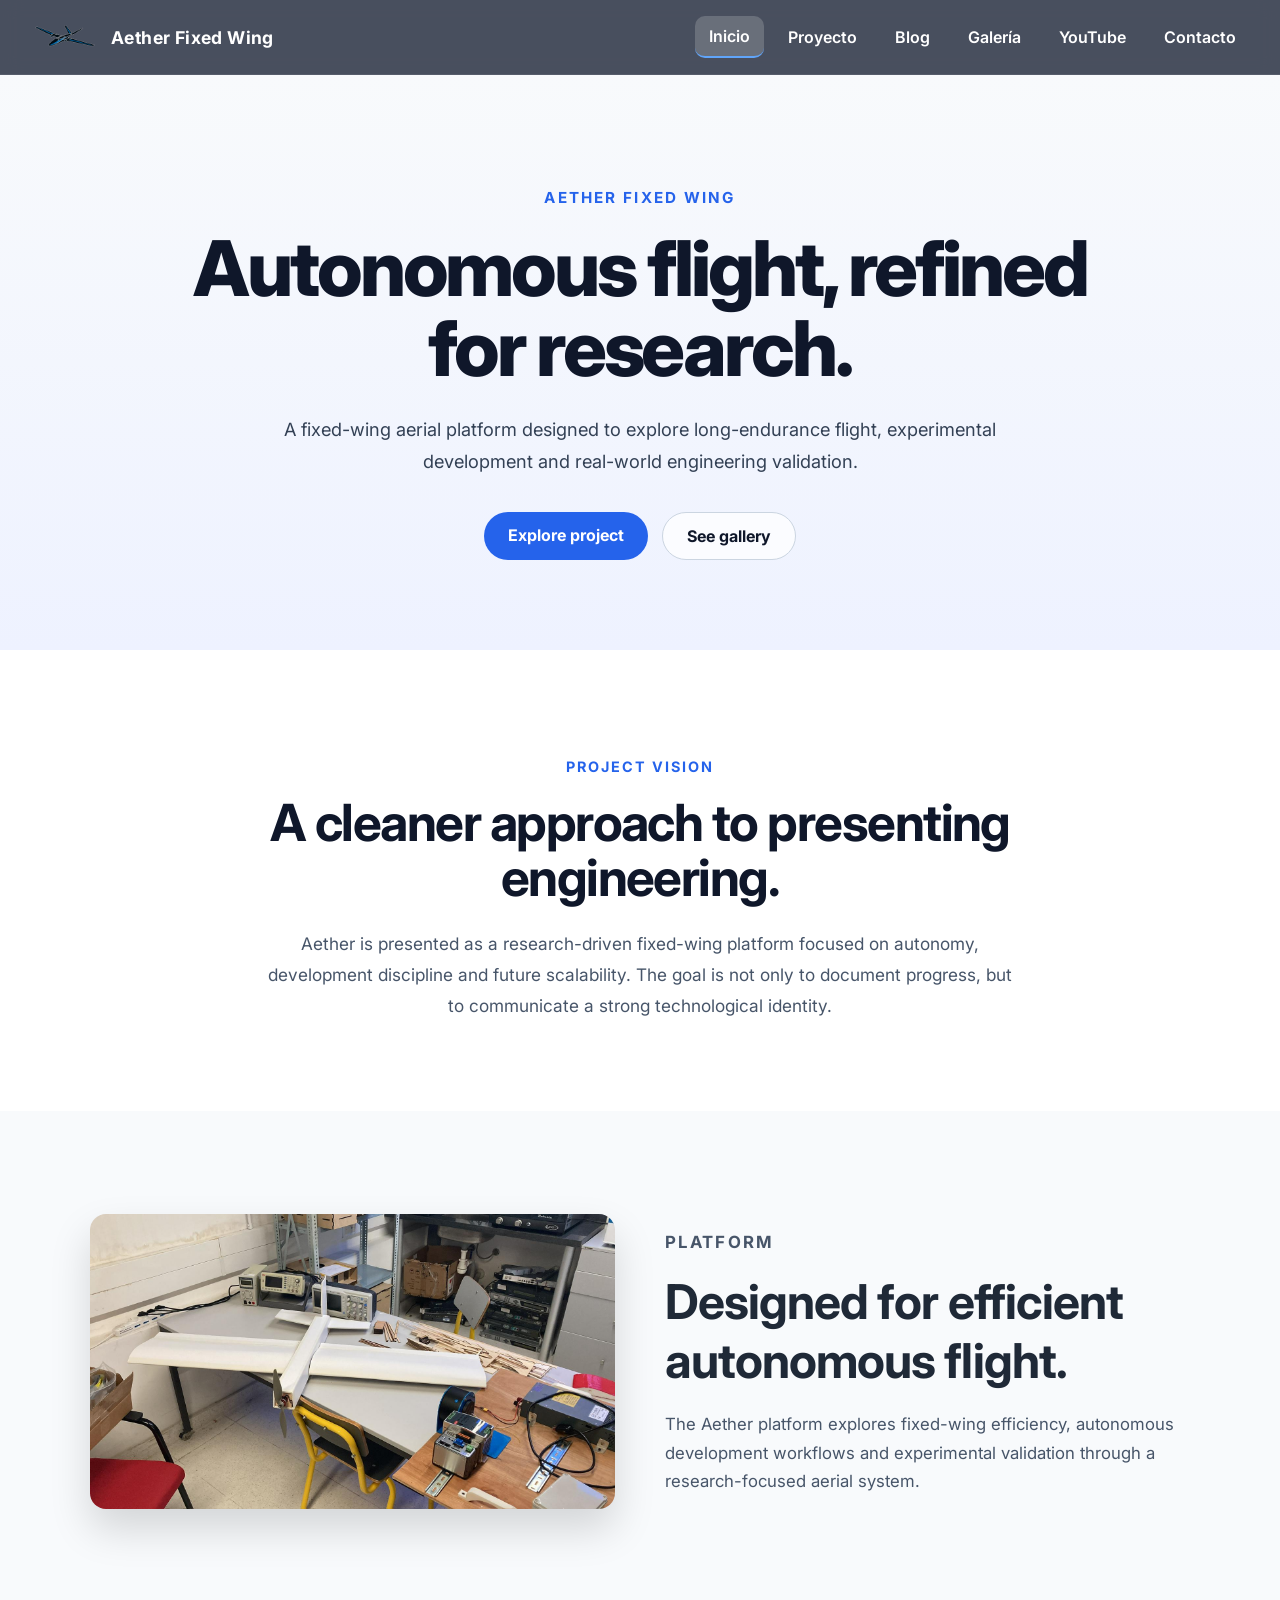
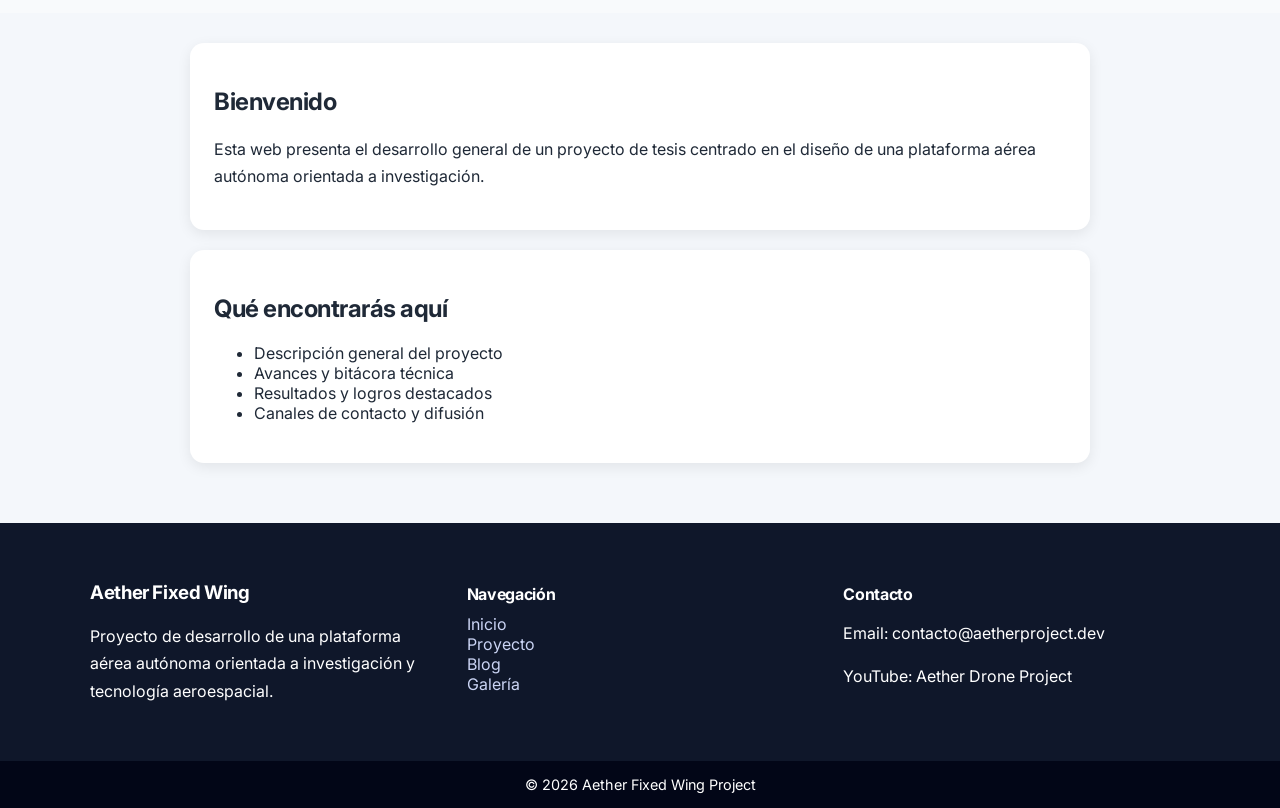
<file: index.html>
<!DOCTYPE html>
<html lang="es">
<head>
  <meta charset="UTF-8" />
  <meta name="viewport" content="width=device-width, initial-scale=1.0" />
  <title>Aether | Inicio</title>

  <link rel="preconnect" href="https://fonts.googleapis.com" />
  <link rel="preconnect" href="https://fonts.gstatic.com" crossorigin />
  <link href="https://fonts.googleapis.com/css2?family=Inter:wght@300;400;500;600;700;800&display=swap" rel="stylesheet" />

  <link rel="icon" type="image/png" href="assets/img/logo.png" />
  <link rel="stylesheet" href="assets/css/style.css" />
</head>
<body>

  <nav class="navbar">
    <a href="index.html" class="brand">
      <div class="logo">
        <img src="assets/img/logo.png" alt="Logo del proyecto" />
      </div>
      <span class="brand-name">Aether Fixed Wing</span>
    </a>

    <button class="menu-toggle" aria-label="Abrir menú">
      ☰
    </button>

    <ul class="nav-links">
      <li><a href="index.html" class="active">Inicio</a></li>
      <li><a href="proyecto.html">Proyecto</a></li>
      <li><a href="blog.html">Blog</a></li>
      <li><a href="galeria.html">Galería</a></li>
      <li><a href="youtube.html">YouTube</a></li>
      <li><a href="contacto.html">Contacto</a></li>
    </ul>
  </nav>

  <header class="hero apple-hero">
    <div class="hero-inner">
      <p class="hero-eyebrow">Aether Fixed Wing</p>

      <h1>Autonomous flight, refined for research.</h1>

      <p class="hero-subtext">
        A fixed-wing aerial platform designed to explore long-endurance flight,
        experimental development and real-world engineering validation.
      </p>

      <div class="hero-buttons">
        <a href="proyecto.html" class="boton">Explore project</a>
        <a href="galeria.html" class="boton-outline">See gallery</a>
      </div>
    </div>
  </header>

  <section class="product-highlight">
    <div class="product-highlight-inner">
      <p class="section-label">Project vision</p>
      <h2>A cleaner approach to presenting engineering.</h2>
      <p class="section-description">
        Aether is presented as a research-driven fixed-wing platform focused on
        autonomy, development discipline and future scalability. The goal is not
        only to document progress, but to communicate a strong technological identity.
      </p>
    </div>
  </section>

  <section class="drone-showcase">
    <div class="drone-showcase-inner">
      <img src="assets/img/drone1.jpeg" alt="Aether drone prototype" class="drone-image" />

      <div class="drone-text">
        <p class="section-label">Platform</p>

        <h2>Designed for efficient autonomous flight.</h2>

        <p>
          The Aether platform explores fixed-wing efficiency, autonomous
          development workflows and experimental validation through
          a research-focused aerial system.
        </p>
      </div>
    </div>
  </section>

  <main>
    <section class="card">
      <h2>Bienvenido</h2>
      <p>
        Esta web presenta el desarrollo general de un proyecto de tesis centrado
        en el diseño de una plataforma aérea autónoma orientada a investigación.
      </p>
    </section>

    <section class="card">
      <h2>Qué encontrarás aquí</h2>
      <ul>
        <li>Descripción general del proyecto</li>
        <li>Avances y bitácora técnica</li>
        <li>Resultados y logros destacados</li>
        <li>Canales de contacto y difusión</li>
      </ul>
    </section>
  </main>

  <footer class="footer">
    <div class="footer-container">
      <div class="footer-brand">
        <h3>Aether Fixed Wing</h3>
        <p>
          Proyecto de desarrollo de una plataforma aérea autónoma
          orientada a investigación y tecnología aeroespacial.
        </p>
      </div>

      <div class="footer-links">
        <h4>Navegación</h4>
        <ul>
          <li><a href="index.html">Inicio</a></li>
          <li><a href="proyecto.html">Proyecto</a></li>
          <li><a href="blog.html">Blog</a></li>
          <li><a href="galeria.html">Galería</a></li>
        </ul>
      </div>

      <div class="footer-contact">
        <h4>Contacto</h4>
        <p>Email: contacto@aetherproject.dev</p>
        <p>YouTube: Aether Drone Project</p>
      </div>
    </div>

    <div class="footer-bottom">
      © 2026 Aether Fixed Wing Project
    </div>
  </footer>

  <script src="assets/js/script.js"></script>
</body>
</html>
</file>
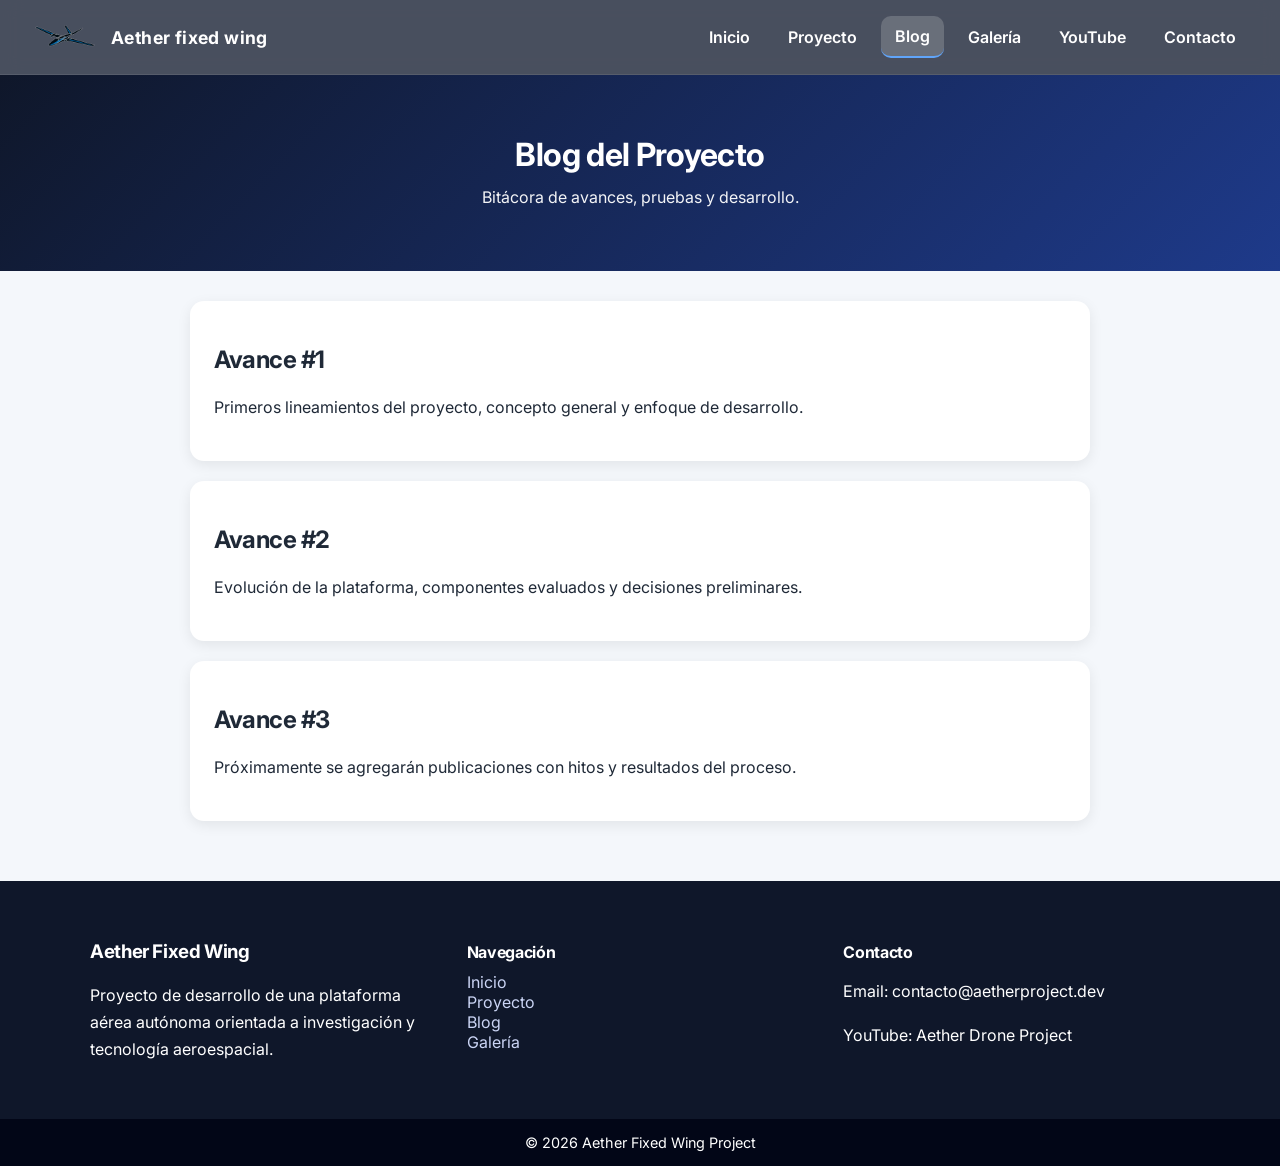
<file: blog.html>
<!DOCTYPE html>
<html lang="es">
<head>
  <meta charset="UTF-8" />
  <meta name="viewport" content="width=device-width, initial-scale=1.0" />
  <title>Aether | Blog</title>

  <link rel="preconnect" href="https://fonts.googleapis.com" />
<link rel="preconnect" href="https://fonts.gstatic.com" crossorigin />
<link href="https://fonts.googleapis.com/css2?family=Inter:wght@300;400;500;600;700;800&display=swap" rel="stylesheet" />

  <link rel="icon" type="image/png" href="assets/img/logo.png" />
  
  <link rel="stylesheet" href="assets/css/style.css" />
</head>
<body>

  <nav class="navbar">
    <a href="index.html" class="brand">
      <div class="logo">
        <img src="assets/img/logo.png" alt="Logo del proyecto" />
      </div>
      <span class="brand-name">Aether fixed wing</span>
    </a>

    <button class="menu-toggle" aria-label="Abrir menú">
  ☰
</button>
    
    <ul class="nav-links">
  <li><a href="index.html">Inicio</a></li>
  <li><a href="proyecto.html">Proyecto</a></li>
  <li><a href="blog.html" class="active">Blog</a></li>
  <li><a href="galeria.html">Galería</a></li>
  <li><a href="youtube.html">YouTube</a></li>
  <li><a href="contacto.html">Contacto</a></li>
</ul>
  </nav>

  <header class="page-header">
    <h1>Blog del Proyecto</h1>
    <p>Bitácora de avances, pruebas y desarrollo.</p>
  </header>

  <main>
    <section class="card">
      <h2>Avance #1</h2>
      <p>
        Primeros lineamientos del proyecto, concepto general y enfoque de desarrollo.
      </p>
    </section>

    <section class="card">
      <h2>Avance #2</h2>
      <p>
        Evolución de la plataforma, componentes evaluados y decisiones preliminares.
      </p>
    </section>

    <section class="card">
      <h2>Avance #3</h2>
      <p>
        Próximamente se agregarán publicaciones con hitos y resultados del proceso.
      </p>
    </section>
  </main>
<footer class="footer">
  <div class="footer-container">

    <div class="footer-brand">
      <h3>Aether Fixed Wing</h3>
      <p>
        Proyecto de desarrollo de una plataforma aérea autónoma
        orientada a investigación y tecnología aeroespacial.
      </p>
    </div>

    <div class="footer-links">
      <h4>Navegación</h4>
      <ul>
        <li><a href="index.html">Inicio</a></li>
        <li><a href="proyecto.html">Proyecto</a></li>
        <li><a href="blog.html">Blog</a></li>
        <li><a href="galeria.html">Galería</a></li>
      </ul>
    </div>

    <div class="footer-contact">
      <h4>Contacto</h4>
      <p>Email: contacto@aetherproject.dev</p>
      <p>YouTube: Aether Drone Project</p>
    </div>

  </div>

  <div class="footer-bottom">
    © 2026 Aether Fixed Wing Project
  </div>
</footer>

  <script src="assets/js/script.js"></script>
  
</body>
</html>
</file>
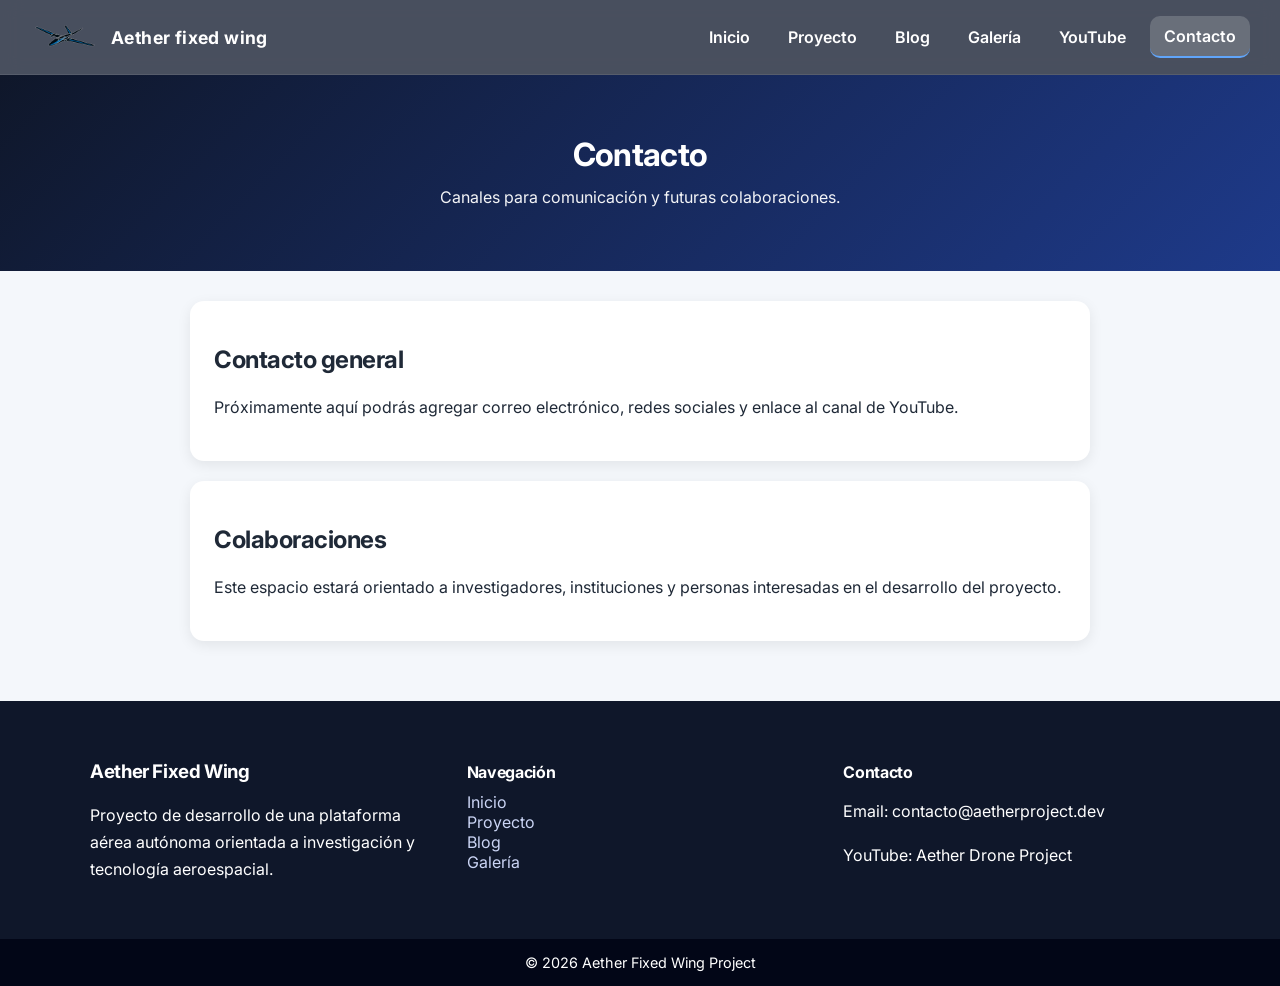
<file: contacto.html>
<!DOCTYPE html>
<html lang="es">
<head>
  <meta charset="UTF-8" />
  <meta name="viewport" content="width=device-width, initial-scale=1.0" />
  <title>Aether | Contacto</title>

  <link rel="preconnect" href="https://fonts.googleapis.com" />
<link rel="preconnect" href="https://fonts.gstatic.com" crossorigin />
<link href="https://fonts.googleapis.com/css2?family=Inter:wght@300;400;500;600;700;800&display=swap" rel="stylesheet" />

  <link rel="icon" type="image/png" href="assets/img/logo.png" />
  
  <link rel="stylesheet" href="assets/css/style.css" />
</head>
<body>

  <nav class="navbar">
    <a href="index.html" class="brand">
      <div class="logo">
       <img src="assets/img/logo.png" alt="Logo del proyecto" />
      </div>
      <span class="brand-name">Aether fixed wing</span>
    </a>

    <button class="menu-toggle" aria-label="Abrir menú">
  ☰
</button>
    
    <ul class="nav-links">
  <li><a href="index.html">Inicio</a></li>
  <li><a href="proyecto.html">Proyecto</a></li>
  <li><a href="blog.html">Blog</a></li>
  <li><a href="galeria.html">Galería</a></li>
  <li><a href="youtube.html">YouTube</a></li>
  <li><a href="contacto.html" class="active">Contacto</a></li>
</ul>
  </nav>

  <header class="page-header">
    <h1>Contacto</h1>
    <p>Canales para comunicación y futuras colaboraciones.</p>
  </header>

  <main>
    <section class="card">
      <h2>Contacto general</h2>
      <p>
        Próximamente aquí podrás agregar correo electrónico, redes sociales
        y enlace al canal de YouTube.
      </p>
    </section>

    <section class="card">
      <h2>Colaboraciones</h2>
      <p>
        Este espacio estará orientado a investigadores, instituciones y personas
        interesadas en el desarrollo del proyecto.
      </p>
    </section>
  </main>
<footer class="footer">
  <div class="footer-container">

    <div class="footer-brand">
      <h3>Aether Fixed Wing</h3>
      <p>
        Proyecto de desarrollo de una plataforma aérea autónoma
        orientada a investigación y tecnología aeroespacial.
      </p>
    </div>

    <div class="footer-links">
      <h4>Navegación</h4>
      <ul>
        <li><a href="index.html">Inicio</a></li>
        <li><a href="proyecto.html">Proyecto</a></li>
        <li><a href="blog.html">Blog</a></li>
        <li><a href="galeria.html">Galería</a></li>
      </ul>
    </div>

    <div class="footer-contact">
      <h4>Contacto</h4>
      <p>Email: contacto@aetherproject.dev</p>
      <p>YouTube: Aether Drone Project</p>
    </div>

  </div>

  <div class="footer-bottom">
    © 2026 Aether Fixed Wing Project
  </div>
</footer>

  <script src="assets/js/script.js"></script>
  
</body>
</html>
</file>
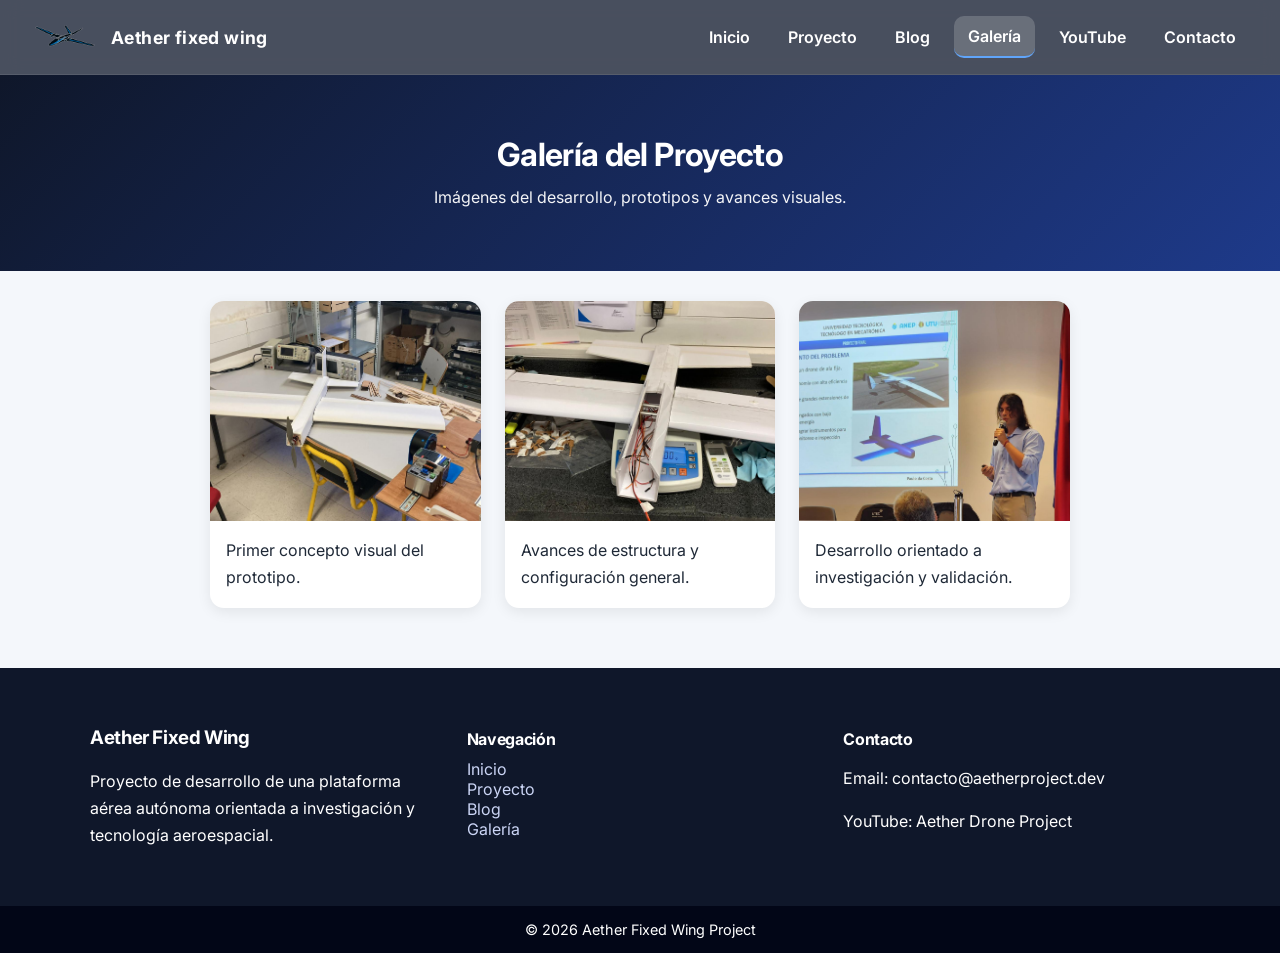
<file: galeria.html>
<!DOCTYPE html>
<html lang="es">
<head>
  <meta charset="UTF-8" />
  <meta name="viewport" content="width=device-width, initial-scale=1.0" />
  <title>Aether fixed wing | Galería</title>

  <link rel="preconnect" href="https://fonts.googleapis.com" />
<link rel="preconnect" href="https://fonts.gstatic.com" crossorigin />
<link href="https://fonts.googleapis.com/css2?family=Inter:wght@300;400;500;600;700;800&display=swap" rel="stylesheet" />

  <link rel="icon" type="image/png" href="assets/img/logo.png" />
  
  <link rel="stylesheet" href="assets/css/style.css" />
</head>
<body>

  <nav class="navbar">
    <a href="index.html" class="brand">
      <div class="logo">
        <img src="assets/img/logo.png" alt="Logo del proyecto" />
      </div>
      <span class="brand-name">Aether fixed wing</span>
    </a>

    <button class="menu-toggle" aria-label="Abrir menú">
  ☰
</button>
    
    <ul class="nav-links">
      <li><a href="index.html">Inicio</a></li>
      <li><a href="proyecto.html">Proyecto</a></li>
      <li><a href="blog.html">Blog</a></li>
      <li><a href="galeria.html" class="active">Galería</a></li>
      <li><a href="youtube.html">YouTube</a></li>
      <li><a href="contacto.html">Contacto</a></li>
    </ul>
  </nav>

  <header class="page-header">
    <h1>Galería del Proyecto</h1>
    <p>Imágenes del desarrollo, prototipos y avances visuales.</p>
  </header>

  <main>
    <section class="gallery-grid">
      <div class="gallery-item">
        <img src="assets/img/drone1.jpeg" alt="Vista del prototipo 1" />
        <p>Primer concepto visual del prototipo.</p>
      </div>

      <div class="gallery-item">
        <img src="assets/img/drone2.jpeg" alt="Vista del prototipo 2" />
        <p>Avances de estructura y configuración general.</p>
      </div>

      <div class="gallery-item">
        <img src="assets/img/drone3.jpeg" alt="Vista del prototipo 3" />
        <p>Desarrollo orientado a investigación y validación.</p>
      </div>
    </section>
  </main>
<footer class="footer">
  <div class="footer-container">

    <div class="footer-brand">
      <h3>Aether Fixed Wing</h3>
      <p>
        Proyecto de desarrollo de una plataforma aérea autónoma
        orientada a investigación y tecnología aeroespacial.
      </p>
    </div>

    <div class="footer-links">
      <h4>Navegación</h4>
      <ul>
        <li><a href="index.html">Inicio</a></li>
        <li><a href="proyecto.html">Proyecto</a></li>
        <li><a href="blog.html">Blog</a></li>
        <li><a href="galeria.html">Galería</a></li>
      </ul>
    </div>

    <div class="footer-contact">
      <h4>Contacto</h4>
      <p>Email: contacto@aetherproject.dev</p>
      <p>YouTube: Aether Drone Project</p>
    </div>

  </div>

  <div class="footer-bottom">
    © 2026 Aether Fixed Wing Project
  </div>
</footer>

  <script src="assets/js/script.js"></script>
  
</body>
</html>
</file>
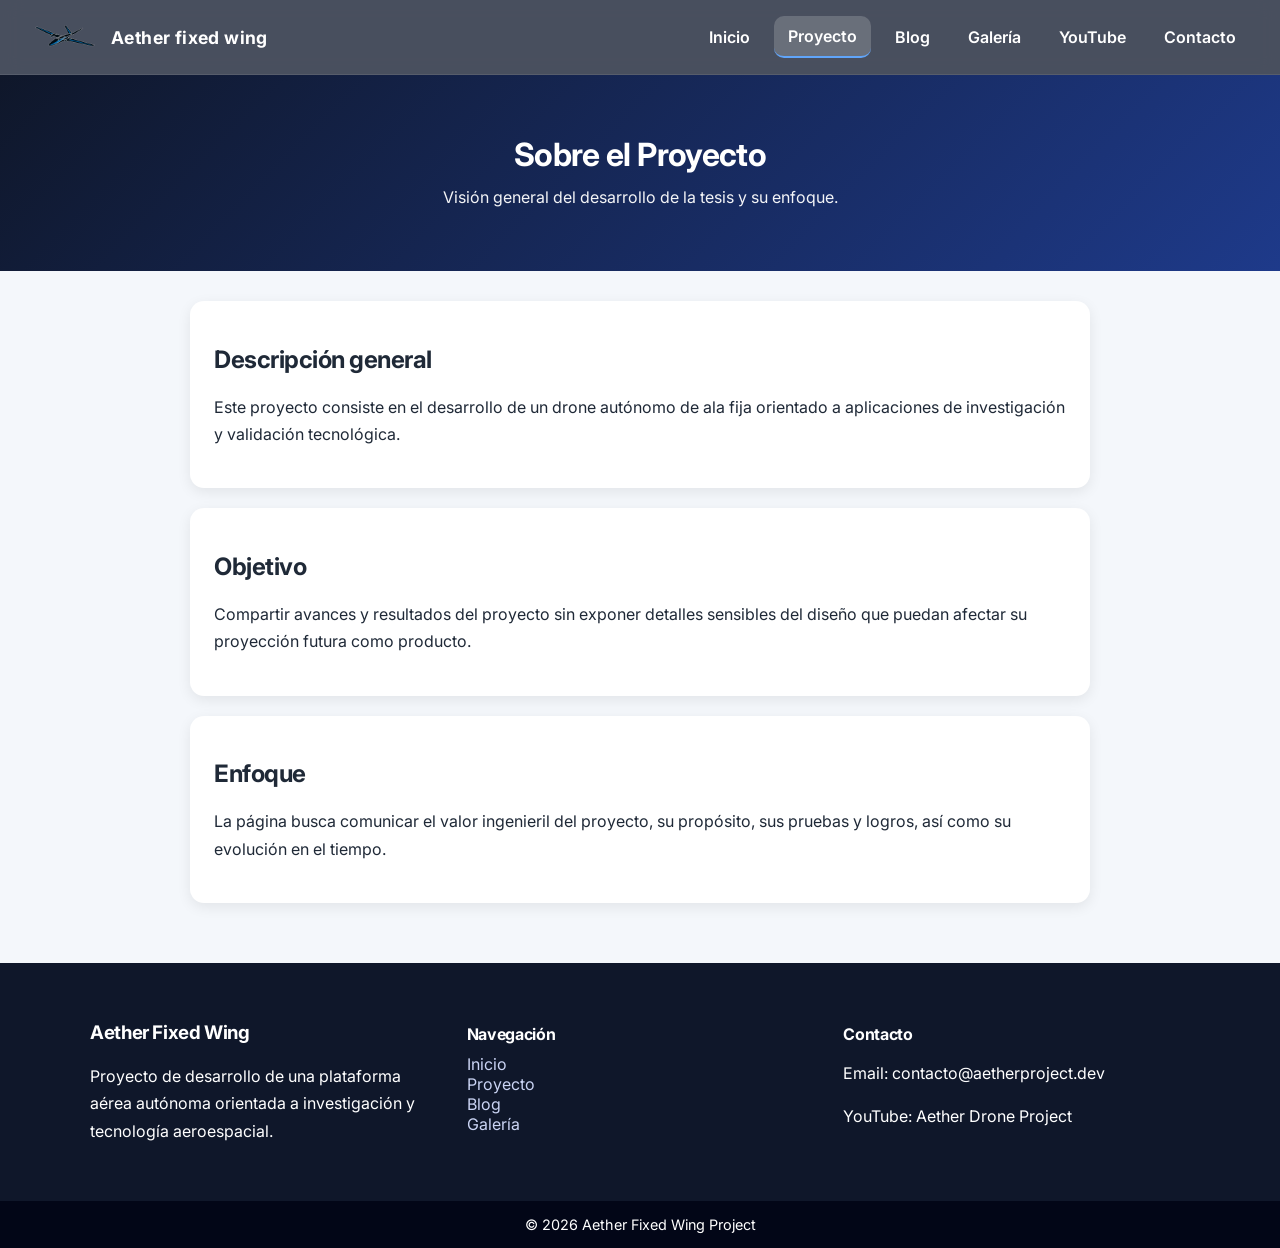
<file: proyecto.html>
<!DOCTYPE html>
<html lang="es">
<head>
  <meta charset="UTF-8" />
  <meta name="viewport" content="width=device-width, initial-scale=1.0" />
  <title>Aether | Proyecto</title>

  <link rel="preconnect" href="https://fonts.googleapis.com" />
<link rel="preconnect" href="https://fonts.gstatic.com" crossorigin />
<link href="https://fonts.googleapis.com/css2?family=Inter:wght@300;400;500;600;700;800&display=swap" rel="stylesheet" />

  <link rel="icon" type="image/png" href="assets/img/logo.png" />
  
  <link rel="stylesheet" href="assets/css/style.css" />
</head>
<body>

  <nav class="navbar">
    <a href="index.html" class="brand">
      <div class="logo">
        <img src="assets/img/logo.png" alt="Logo del proyecto" />
      </div>
      <span class="brand-name">Aether fixed wing</span>
    </a>

    <button class="menu-toggle" aria-label="Abrir menú">
  ☰
</button>

    <ul class="nav-links">
  <li><a href="index.html">Inicio</a></li>
  <li><a href="proyecto.html" class="active">Proyecto</a></li>
  <li><a href="blog.html">Blog</a></li>
  <li><a href="galeria.html">Galería</a></li>
  <li><a href="youtube.html">YouTube</a></li>
  <li><a href="contacto.html">Contacto</a></li>
</ul>
  </nav>

  <header class="page-header">
    <h1>Sobre el Proyecto</h1>
    <p>Visión general del desarrollo de la tesis y su enfoque.</p>
  </header>

  <main>
    <section class="card">
      <h2>Descripción general</h2>
      <p>
        Este proyecto consiste en el desarrollo de un drone autónomo de ala fija
        orientado a aplicaciones de investigación y validación tecnológica.
      </p>
    </section>

    <section class="card">
      <h2>Objetivo</h2>
      <p>
        Compartir avances y resultados del proyecto sin exponer detalles sensibles
        del diseño que puedan afectar su proyección futura como producto.
      </p>
    </section>

    <section class="card">
      <h2>Enfoque</h2>
      <p>
        La página busca comunicar el valor ingenieril del proyecto, su propósito,
        sus pruebas y logros, así como su evolución en el tiempo.
      </p>
    </section>
  </main>
<footer class="footer">
  <div class="footer-container">

    <div class="footer-brand">
      <h3>Aether Fixed Wing</h3>
      <p>
        Proyecto de desarrollo de una plataforma aérea autónoma
        orientada a investigación y tecnología aeroespacial.
      </p>
    </div>

    <div class="footer-links">
      <h4>Navegación</h4>
      <ul>
        <li><a href="index.html">Inicio</a></li>
        <li><a href="proyecto.html">Proyecto</a></li>
        <li><a href="blog.html">Blog</a></li>
        <li><a href="galeria.html">Galería</a></li>
      </ul>
    </div>

    <div class="footer-contact">
      <h4>Contacto</h4>
      <p>Email: contacto@aetherproject.dev</p>
      <p>YouTube: Aether Drone Project</p>
    </div>

  </div>

  <div class="footer-bottom">
    © 2026 Aether Fixed Wing Project
  </div>
</footer>

  <script src="assets/js/script.js"></script>
  
</body>
</html>
</file>
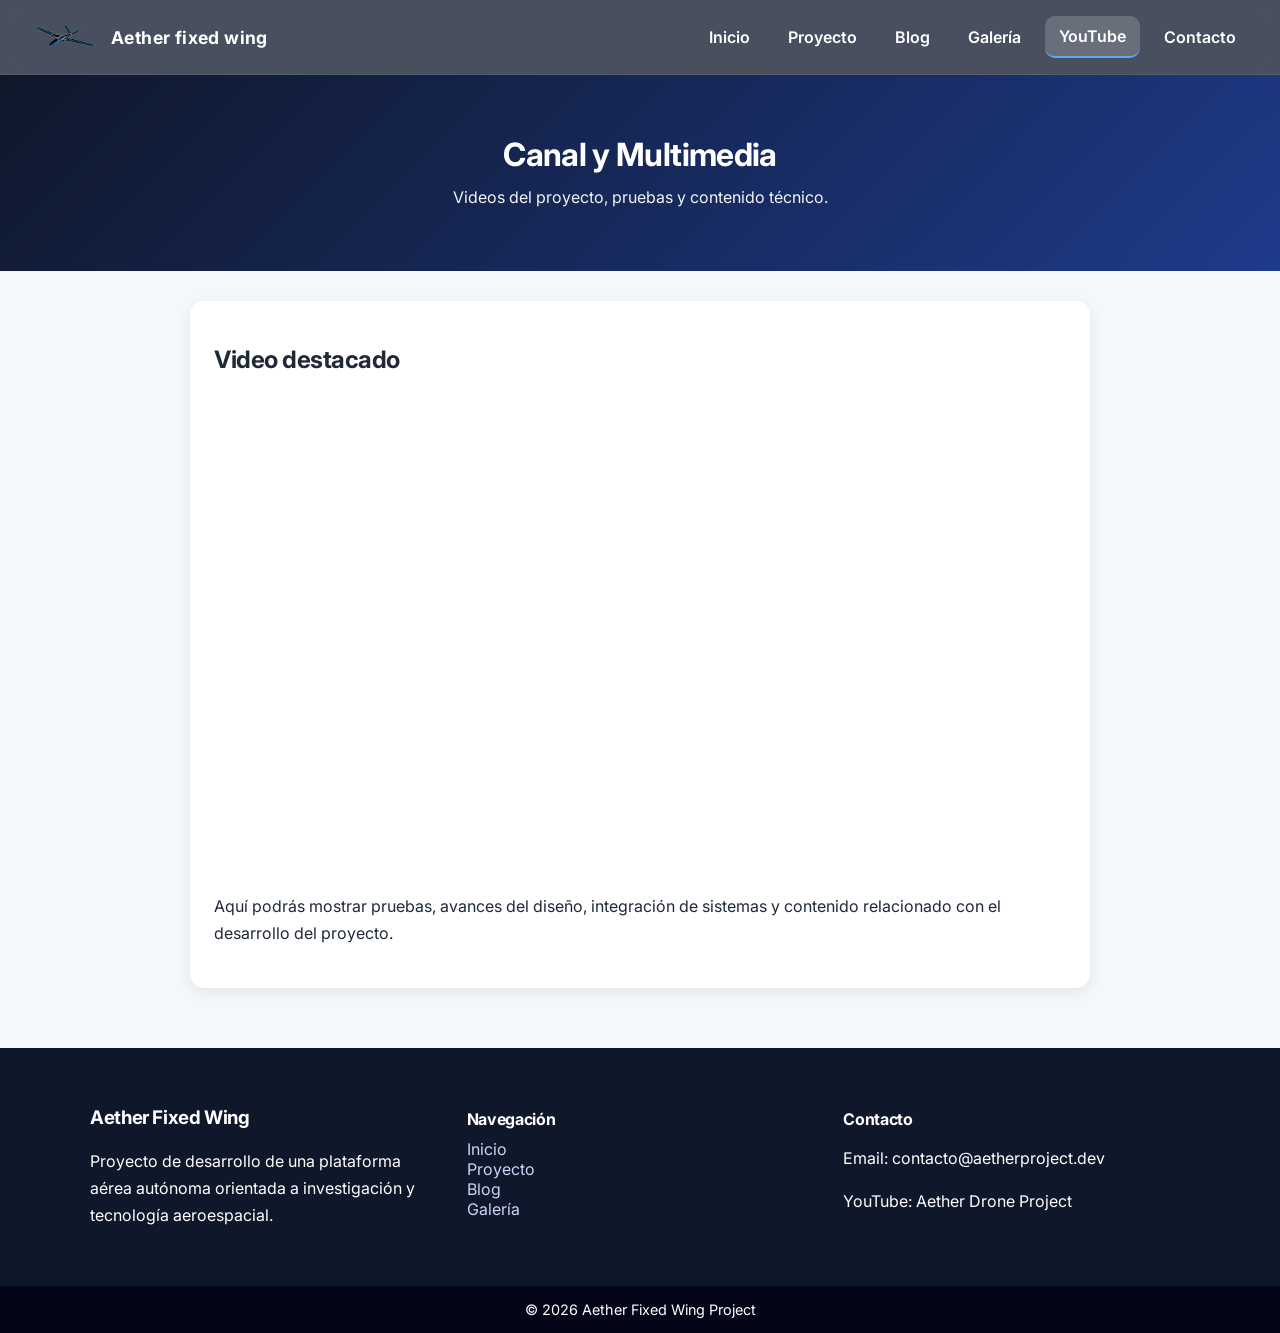
<file: youtube.html>
<!DOCTYPE html>
<html lang="es">
<head>
  <meta charset="UTF-8" />
  <meta name="viewport" content="width=device-width, initial-scale=1.0" />
  <title>Aether fixed wing | YouTube</title>

  <link rel="preconnect" href="https://fonts.googleapis.com" />
<link rel="preconnect" href="https://fonts.gstatic.com" crossorigin />
<link href="https://fonts.googleapis.com/css2?family=Inter:wght@300;400;500;600;700;800&display=swap" rel="stylesheet" />

  <link rel="icon" type="image/png" href="assets/img/logo.png" />
  
  <link rel="stylesheet" href="assets/css/style.css" />
</head>
<body>

  <nav class="navbar">
    <a href="index.html" class="brand">
      <div class="logo">
        <img src="assets/img/logo.png" alt="Logo del proyecto" />
      </div>
      <span class="brand-name">Aether fixed wing</span>
    </a>

    <button class="menu-toggle" aria-label="Abrir menú">
  ☰
</button>

    <ul class="nav-links">
      <li><a href="index.html">Inicio</a></li>
      <li><a href="proyecto.html">Proyecto</a></li>
      <li><a href="blog.html">Blog</a></li>
      <li><a href="galeria.html">Galería</a></li>
      <li><a href="youtube.html" class="active">YouTube</a></li>
      <li><a href="contacto.html">Contacto</a></li>
    </ul>
  </nav>

  <header class="page-header">
    <h1>Canal y Multimedia</h1>
    <p>Videos del proyecto, pruebas y contenido técnico.</p>
  </header>

  <main>
    <section class="card">
      <h2>Video destacado</h2>
      <div class="video-container">
        <iframe
          src="https://www.youtube.com/embed/ft_rAAozDpU"
          title="Video del proyecto"
          frameborder="0"
          allowfullscreen>
        </iframe>
      </div>
      <p>
        Aquí podrás mostrar pruebas, avances del diseño, integración de sistemas
        y contenido relacionado con el desarrollo del proyecto.
      </p>
    </section>
  </main>
<footer class="footer">
  <div class="footer-container">

    <div class="footer-brand">
      <h3>Aether Fixed Wing</h3>
      <p>
        Proyecto de desarrollo de una plataforma aérea autónoma
        orientada a investigación y tecnología aeroespacial.
      </p>
    </div>

    <div class="footer-links">
      <h4>Navegación</h4>
      <ul>
        <li><a href="index.html">Inicio</a></li>
        <li><a href="proyecto.html">Proyecto</a></li>
        <li><a href="blog.html">Blog</a></li>
        <li><a href="galeria.html">Galería</a></li>
      </ul>
    </div>

    <div class="footer-contact">
      <h4>Contacto</h4>
      <p>Email: contacto@aetherproject.dev</p>
      <p>YouTube: Aether Drone Project</p>
    </div>

  </div>

  <div class="footer-bottom">
    © 2026 Aether Fixed Wing Project
  </div>
</footer>

  <script src="assets/js/script.js"></script>
  
</body>
</html>
</file>
<file: assets/css/style.css>
html {
  scroll-behavior: smooth;
}

body {
  margin: 0;
  font-family: 'Inter', Arial, sans-serif;
  background: #f4f7fb;
  color: #1f2937;
}

.navbar {
  background: rgba(15, 23, 42, 0.75);
  color: white;
  display: flex;
  justify-content: space-between;
  align-items: center;
  padding: 14px 30px;
  position: sticky;
  top: 0;
  z-index: 1000;
  backdrop-filter: blur(10px);
  -webkit-backdrop-filter: blur(10px);
  border-bottom: 1px solid rgba(255, 255, 255, 0.08);
}

.brand {
  display: flex;
  align-items: center;
  gap: 12px;
  text-decoration: none;
}

.logo {
  display: flex;
  align-items: center;
}

.logo img {
  height: 46px;
  width: auto;
  display: block;
}

.brand-name {
  font-size: 1.1rem;
  font-weight: 700;
  letter-spacing: 0.4px;
  color: white;
}

.nav-links {
  list-style: none;
  display: flex;
  gap: 10px;
  margin: 0;
  padding: 0;
}

.nav-links li {
  display: flex;
  align-items: center;
}

.nav-links a {
  color: white;
  text-decoration: none;
  font-weight: 600;
  padding: 10px 14px;
  border-radius: 10px;
  transition: background 0.25s ease, color 0.25s ease, transform 0.2s ease;
}

.nav-links a:hover {
  background: rgba(255, 255, 255, 0.14);
  color: #dbeafe;
  transform: translateY(-1px);
}

.nav-links a.active {
  background: rgba(255, 255, 255, 0.18);
  border-bottom: 2px solid #60a5fa;
}

/* -------------------- */
/* HERO PRINCIPAL */
/* -------------------- */

.hero.apple-hero {
  background: linear-gradient(180deg, #f8fafc 0%, #eef2ff 100%);
  color: #0f172a;
  padding: 110px 20px 90px;
  text-align: center;
}

.hero-inner {
  max-width: 960px;
  margin: 0 auto;
}

.hero-eyebrow {
  font-size: 0.95rem;
  font-weight: 700;
  letter-spacing: 0.14em;
  text-transform: uppercase;
  color: #2563eb;
  margin: 0 0 18px 0;
}

.hero.apple-hero h1 {
  margin: 0;
  font-size: clamp(2.8rem, 6vw, 5rem);
  line-height: 1.04;
  letter-spacing: -0.04em;
  font-weight: 800;
  color: #0f172a;
}

.hero-subtext {
  max-width: 760px;
  margin: 24px auto 0;
  font-size: 1.14rem;
  line-height: 1.8;
  color: #334155;
}

.hero-buttons {
  margin-top: 34px;
  display: flex;
  justify-content: center;
  gap: 14px;
  flex-wrap: wrap;
}

.boton {
  display: inline-block;
  padding: 13px 24px;
  background: #2563eb;
  color: white;
  text-decoration: none;
  border-radius: 999px;
  font-weight: 700;
  transition: transform 0.2s ease, box-shadow 0.2s ease, background 0.2s ease;
}

.boton:hover {
  transform: translateY(-2px);
  box-shadow: 0 10px 24px rgba(37, 99, 235, 0.22);
  background: #1d4ed8;
}

.boton-outline {
  display: inline-block;
  padding: 13px 24px;
  border: 1px solid #cbd5e1;
  color: #0f172a;
  text-decoration: none;
  border-radius: 999px;
  font-weight: 700;
  background: rgba(255, 255, 255, 0.75);
  transition: transform 0.2s ease, background 0.2s ease, border-color 0.2s ease;
}

.boton-outline:hover {
  transform: translateY(-2px);
  background: white;
  border-color: #94a3b8;
}

/* -------------------- */
/* PRODUCT HIGHLIGHT */
/* -------------------- */

.product-highlight {
  background: white;
  padding: 90px 20px;
}

.product-highlight-inner {
  max-width: 900px;
  margin: 0 auto;
  text-align: center;
}

.section-label {
  font-size: 0.9rem;
  font-weight: 700;
  letter-spacing: 0.14em;
  text-transform: uppercase;
  color: #2563eb;
  margin-bottom: 16px;
}

.product-highlight h2 {
  margin: 0;
  font-size: clamp(2rem, 4vw, 3.2rem);
  line-height: 1.08;
  letter-spacing: -0.03em;
  color: #0f172a;
}

.section-description {
  max-width: 760px;
  margin: 22px auto 0;
  font-size: 1.08rem;
  line-height: 1.8;
  color: #475569;
}

main {
  max-width: 900px;
  margin: 30px auto;
  padding: 0 20px;
}

.card {
  background: white;
  padding: 24px;
  margin-bottom: 20px;
  border-radius: 14px;
  box-shadow: 0 4px 14px rgba(0, 0, 0, 0.08);
}

.page-header {
  background: linear-gradient(135deg, #0f172a, #1e3a8a);
  color: white;
  text-align: center;
  padding: 60px 20px;
}

.page-header h1 {
  margin: 0 0 10px 0;
  font-size: 2rem;
}

.page-header p {
  margin: 0;
  opacity: 0.95;
}

/* -------------------- */
/* GALERÍA DE IMÁGENES */
/* -------------------- */

.gallery-grid {
  max-width: 1100px;
  margin: 30px auto;
  padding: 0 20px;
  display: grid;
  grid-template-columns: repeat(auto-fit, minmax(260px, 1fr));
  gap: 24px;
}

.gallery-item {
  background: white;
  border-radius: 14px;
  overflow: hidden;
  box-shadow: 0 4px 14px rgba(0, 0, 0, 0.08);
}

.gallery-item img {
  width: 100%;
  height: 220px;
  object-fit: cover;
  display: block;
}

.gallery-item p {
  padding: 16px;
  margin: 0;
}

/* -------------------- */
/* VIDEO YOUTUBE */
/* -------------------- */

.video-container {
  position: relative;
  width: 100%;
  padding-bottom: 56.25%;
  margin-bottom: 20px;
  border-radius: 14px;
  overflow: hidden;
}

.video-container iframe {
  position: absolute;
  width: 100%;
  height: 100%;
  inset: 0;
}

/* -------------------- */
/* BLOG CON TARJETAS */
/* -------------------- */

.blog-grid {
  max-width: 1100px;
  margin: 30px auto;
  padding: 0 20px;
  display: grid;
  grid-template-columns: repeat(auto-fit, minmax(280px, 1fr));
  gap: 24px;
}

.post-card {
  background: white;
  padding: 24px;
  border-radius: 14px;
  box-shadow: 0 4px 14px rgba(0, 0, 0, 0.08);
  transition: transform 0.2s ease, box-shadow 0.2s ease;
}

.post-card:hover {
  transform: translateY(-4px);
  box-shadow: 0 10px 22px rgba(0, 0, 0, 0.12);
}

.post-date {
  font-size: 0.9rem;
  opacity: 0.7;
  margin-bottom: 12px;
}

.post-link {
  display: inline-block;
  margin-top: 12px;
  color: #1d4ed8;
  text-decoration: none;
  font-weight: 600;
}

.post-link:hover {
  text-decoration: underline;
}

/* -------------------- */
/* FOOTER */
/* -------------------- */

.footer {
  background: #0f172a;
  color: white;
  margin-top: 60px;
}

.footer-container {
  max-width: 1100px;
  margin: auto;
  padding: 40px 20px;
  display: grid;
  grid-template-columns: repeat(auto-fit, minmax(220px, 1fr));
  gap: 30px;
}

.footer h4 {
  margin-bottom: 10px;
}

.footer-links ul {
  list-style: none;
  padding: 0;
  margin: 0;
}

.footer-links a {
  color: #cbd5f5;
  text-decoration: none;
}

.footer-links a:hover {
  text-decoration: underline;
}

.footer-bottom {
  text-align: center;
  padding: 15px;
  background: #020617;
  font-size: 0.9rem;
}

/* -------------------- */
/* PEQUEÑO ARREGLO */
/* -------------------- */

h1, h2, h3, h4 {
  letter-spacing: -0.02em;
}

p {
  line-height: 1.7;
}

/* -------------------- */
/* DRONE SHOWCASE */
/* -------------------- */

.drone-showcase {
  padding: 100px 20px;
  background: #f8fafc;
}

.drone-showcase-inner {
  max-width: 1100px;
  margin: auto;
  display: grid;
  grid-template-columns: 1fr 1fr;
  align-items: center;
  gap: 50px;
}

.drone-image {
  width: 100%;
  border-radius: 16px;
  box-shadow: 0 20px 40px rgba(0, 0, 0, 0.15);
}

.drone-text h2 {
  font-size: clamp(2rem, 4vw, 3rem);
  margin: 10px 0 20px;
}

.drone-text p {
  font-size: 1.05rem;
  color: #475569;
}

/* -------------------- */
/* PARA CELULAR */
/* -------------------- */

.menu-toggle {
  display: none;
  background: transparent;
  border: none;
  color: white;
  font-size: 2rem;
  cursor: pointer;
}

@media (max-width: 900px) {
  .navbar {
    flex-wrap: wrap;
    padding: 14px 20px;
  }

  .menu-toggle {
    display: block;
  }

  .nav-links {
    display: none;
    width: 100%;
    flex-direction: column;
    gap: 8px;
    margin-top: 15px;
    padding-top: 10px;
    border-top: 1px solid rgba(255, 255, 255, 0.12);
  }

  .nav-links.show {
    display: flex;
  }

  .nav-links li {
    width: 100%;
  }

  .nav-links a {
    display: block;
    width: 100%;
    box-sizing: border-box;
  }

  .brand-name {
    font-size: 1rem;
  }

  .logo img {
    height: 40px;
  }

  .hero.apple-hero {
    padding: 90px 20px 70px;
  }

  .hero-subtext {
    max-width: 100%;
    margin-left: auto;
    margin-right: auto;
  }

  .hero-buttons {
    justify-content: center;
  }

  .drone-showcase-inner {
    grid-template-columns: 1fr;
    text-align: center;
  }
}
</file>
